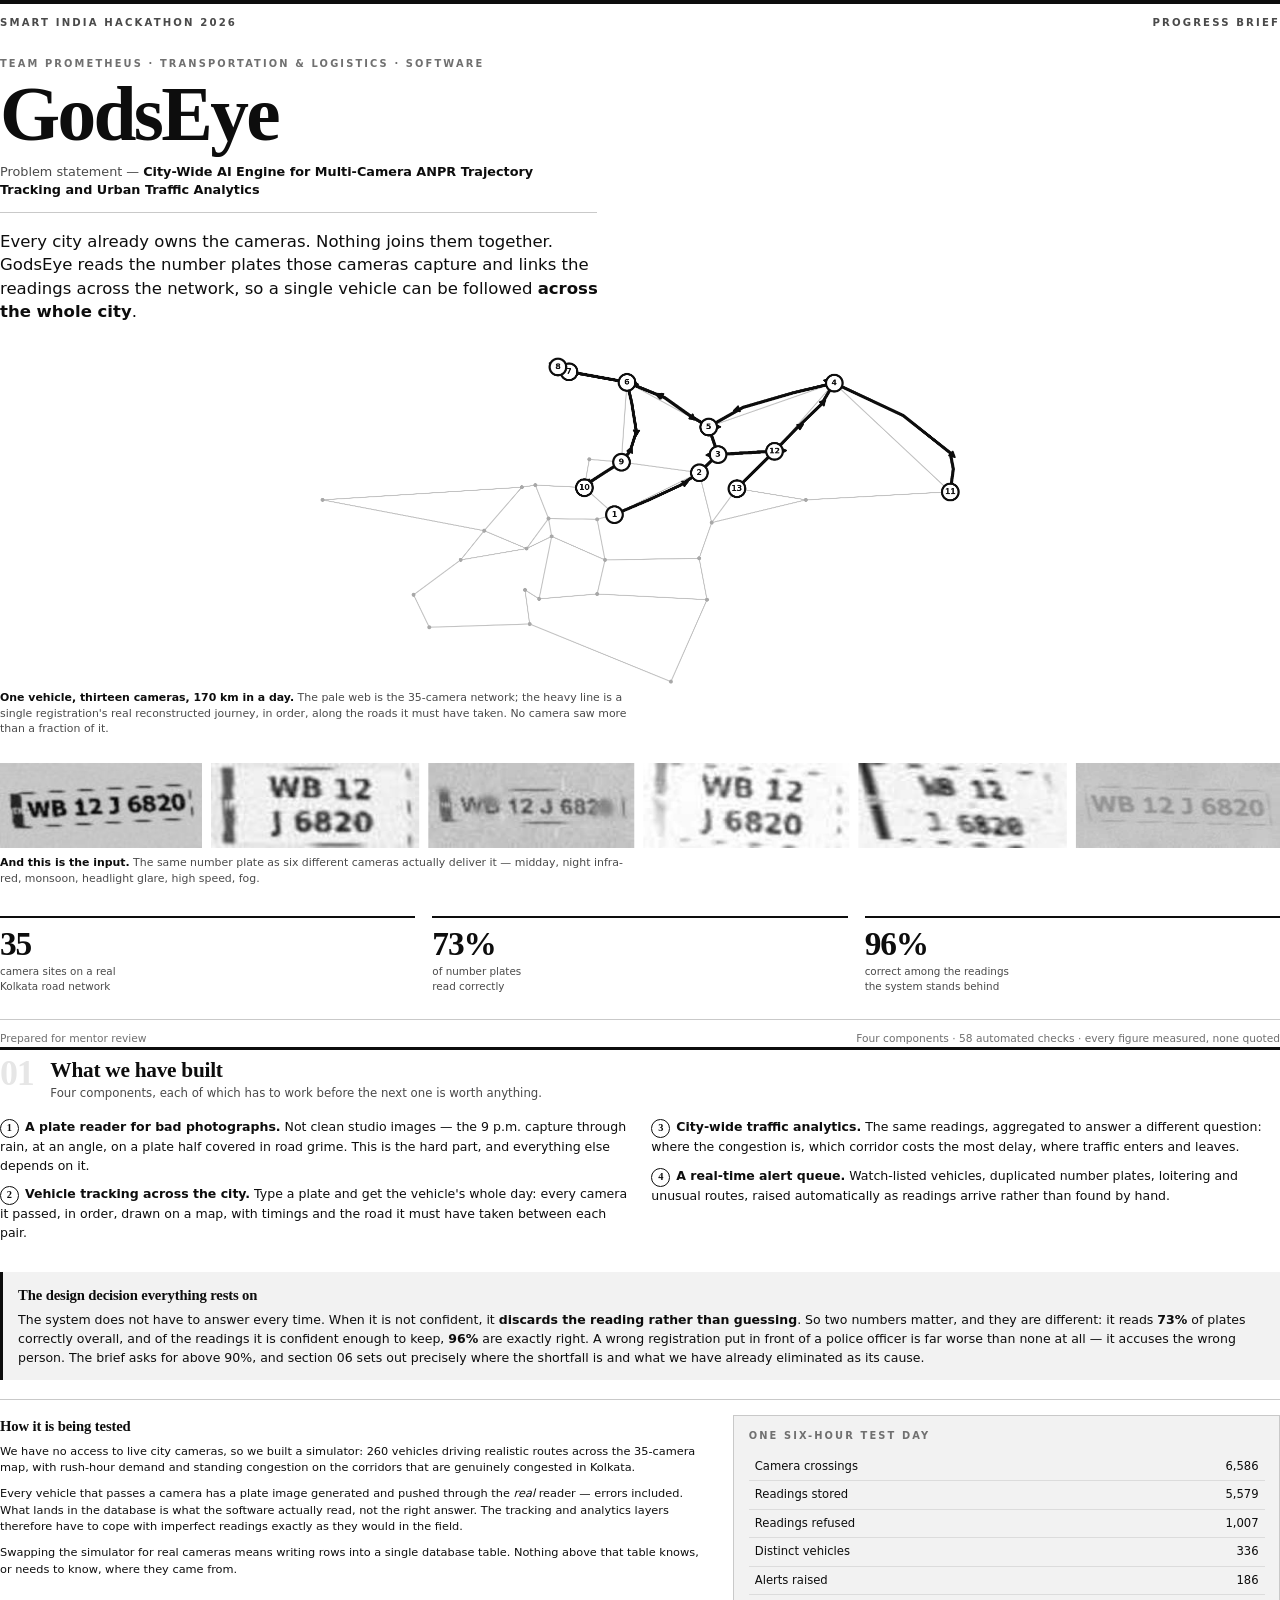
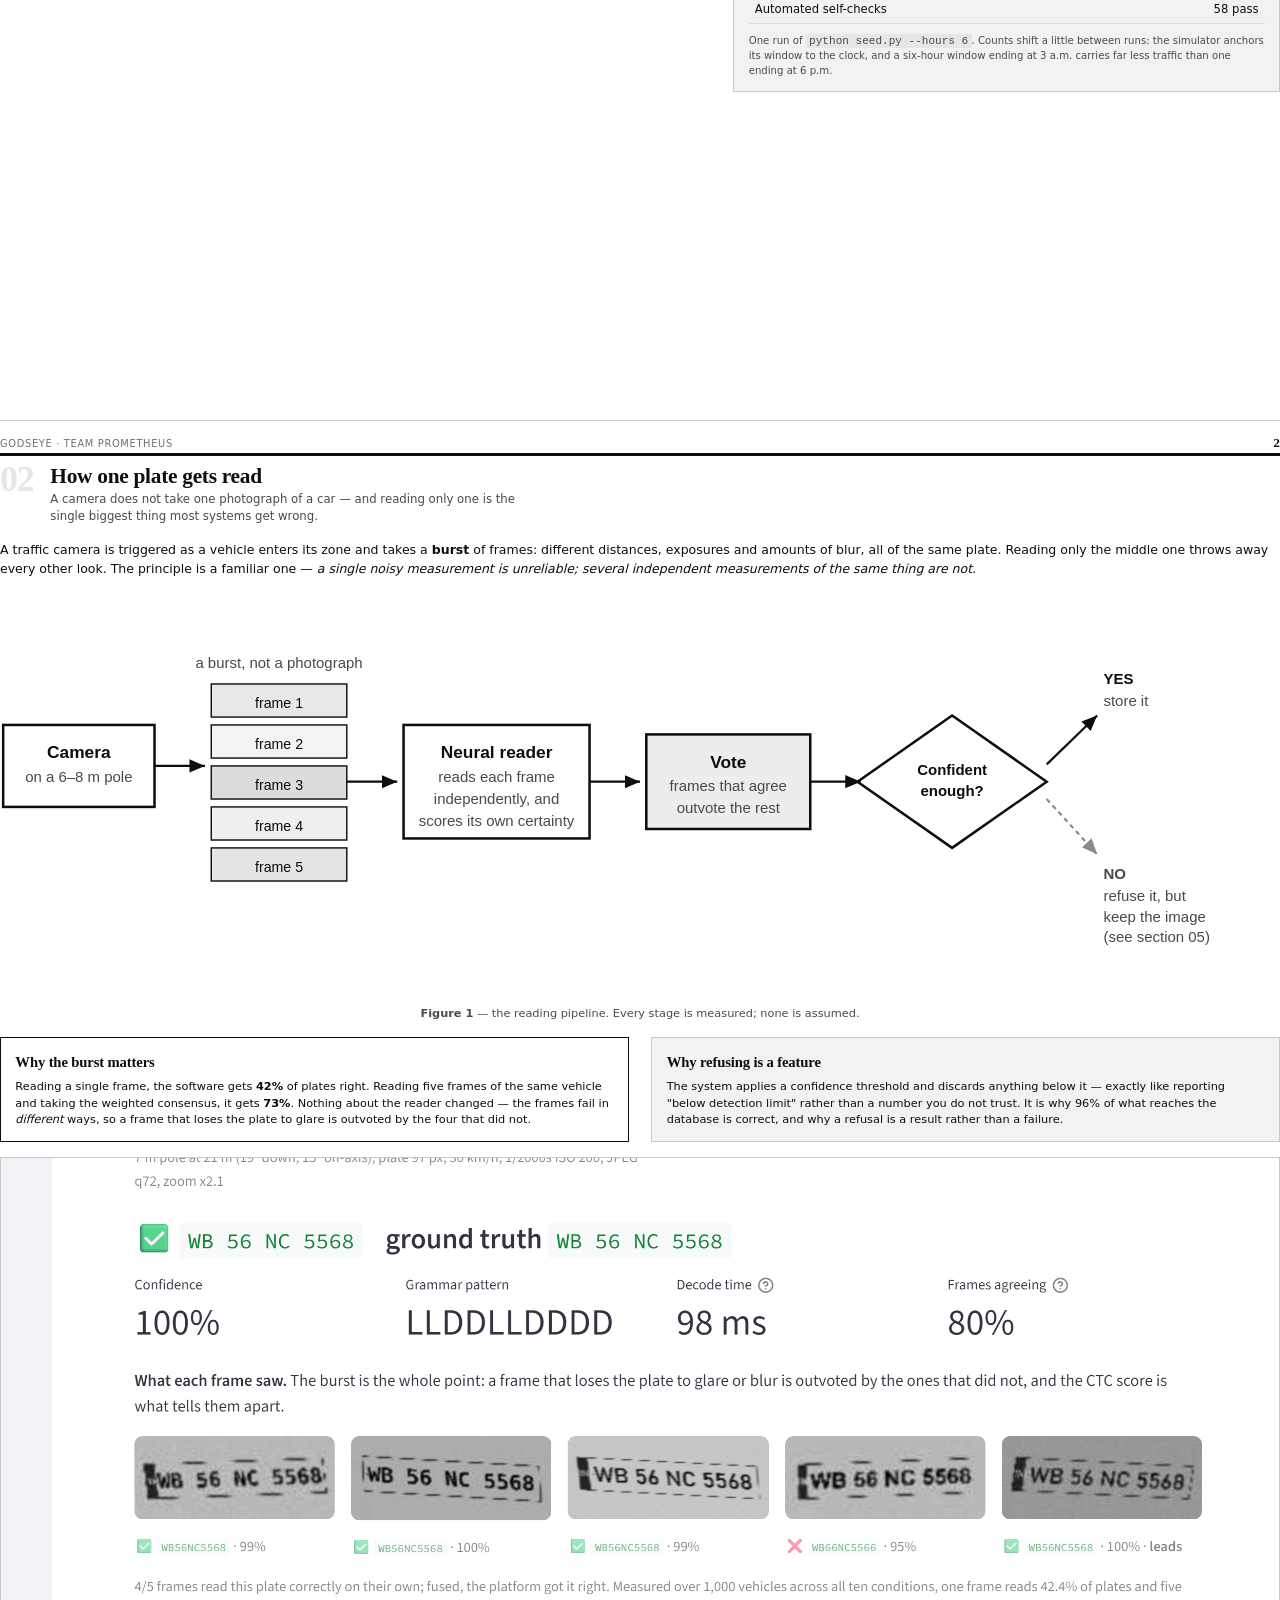
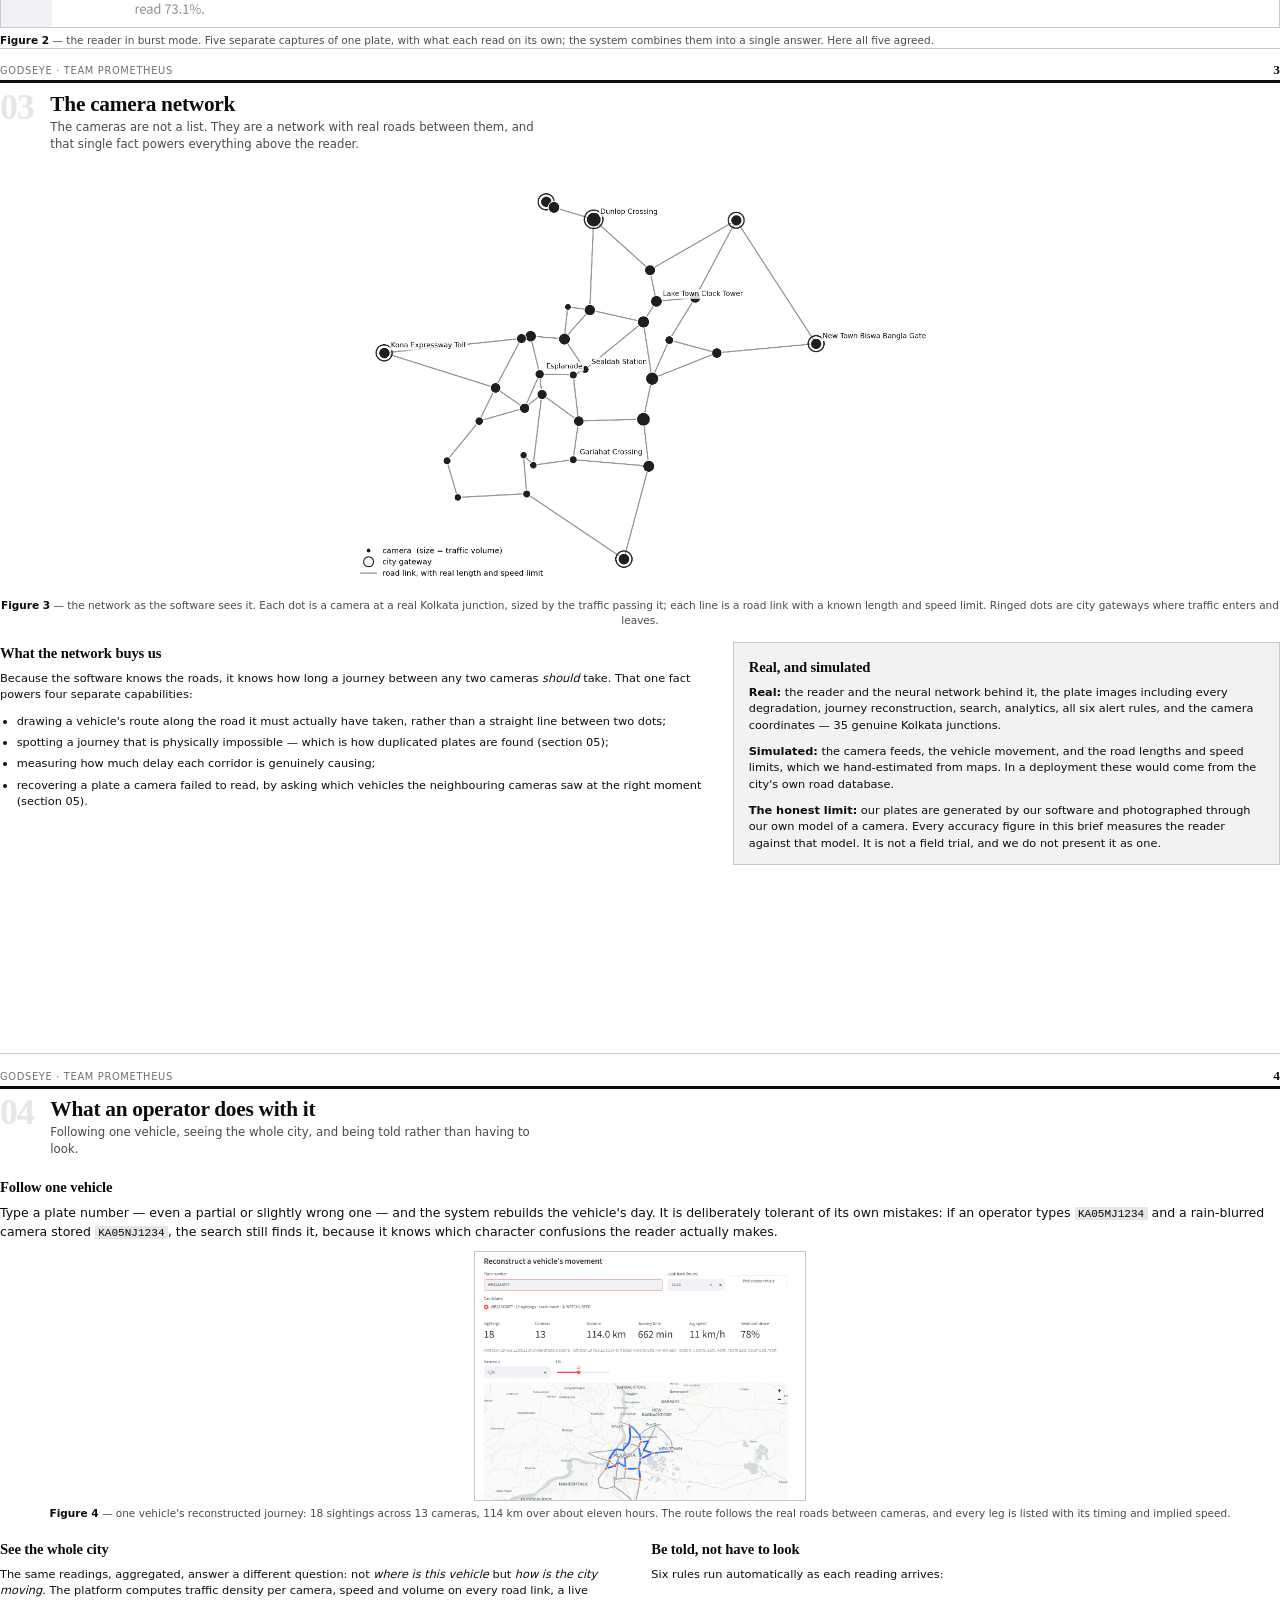
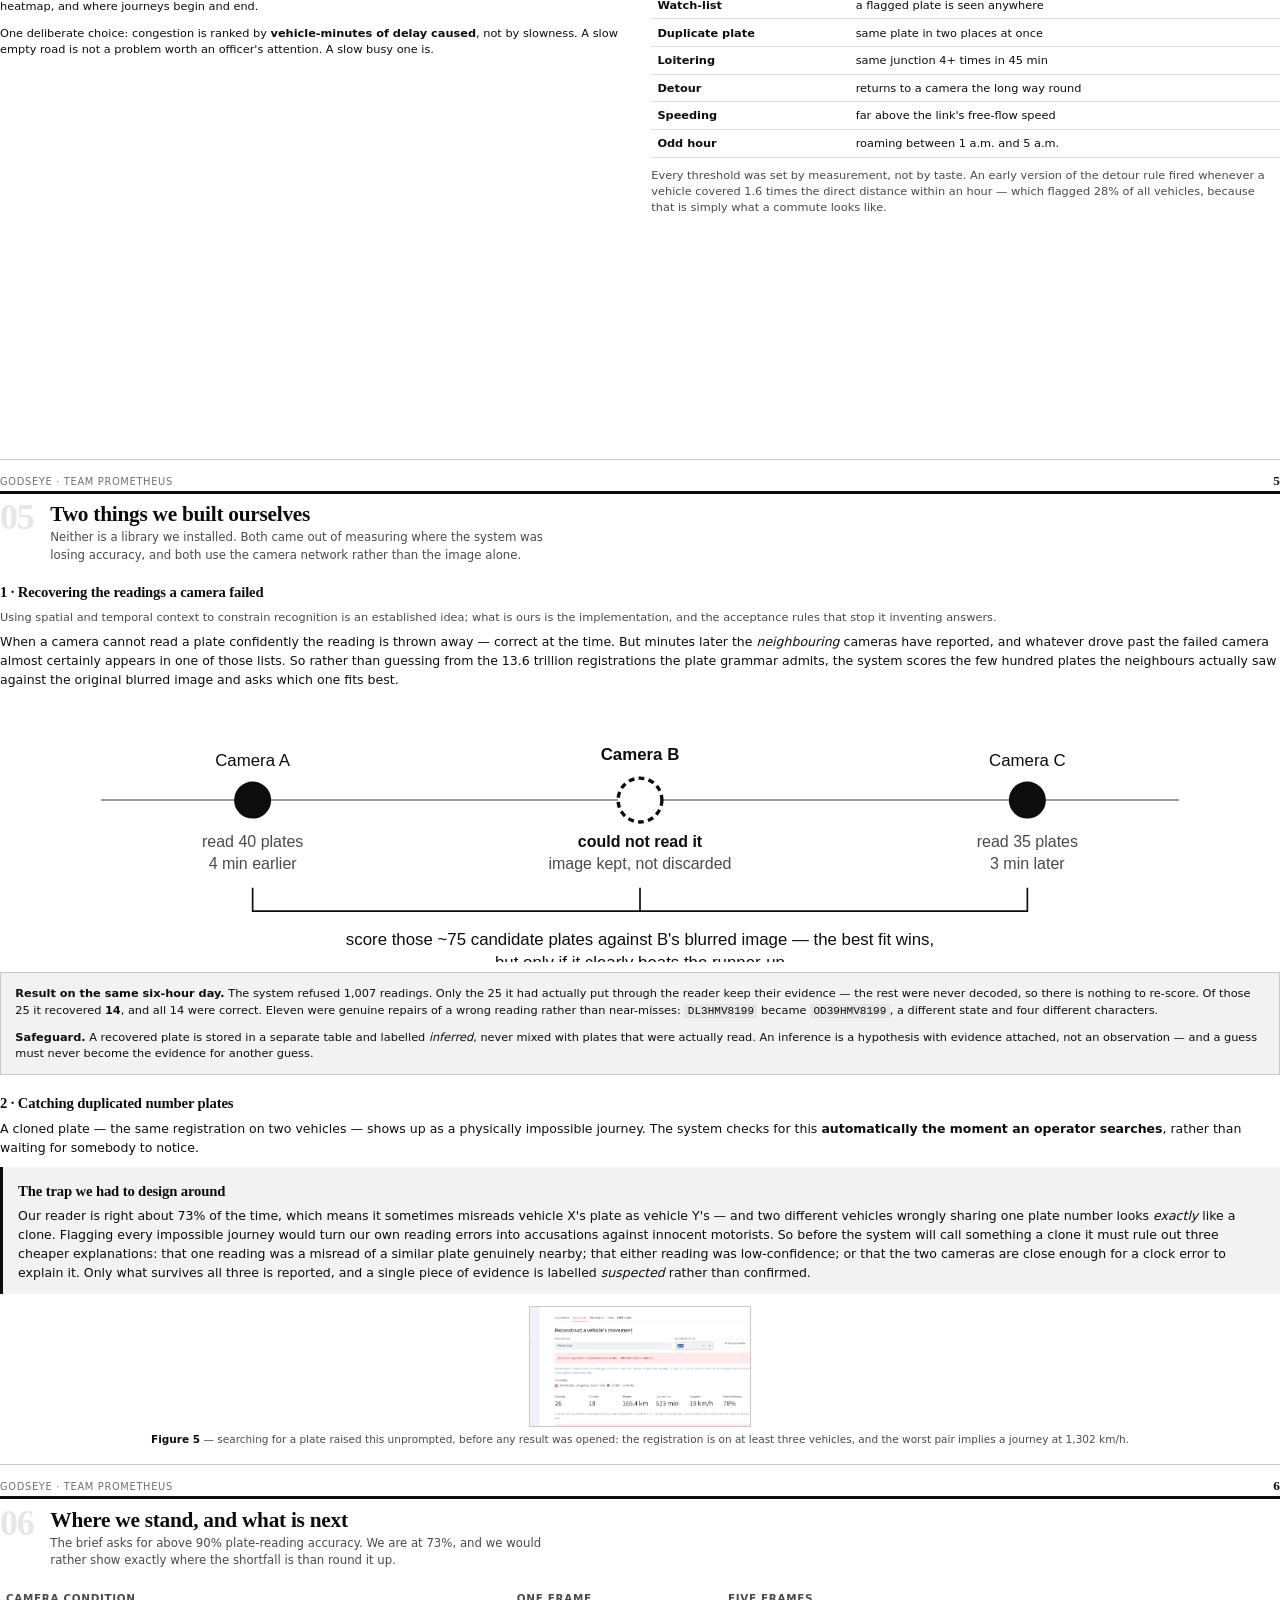
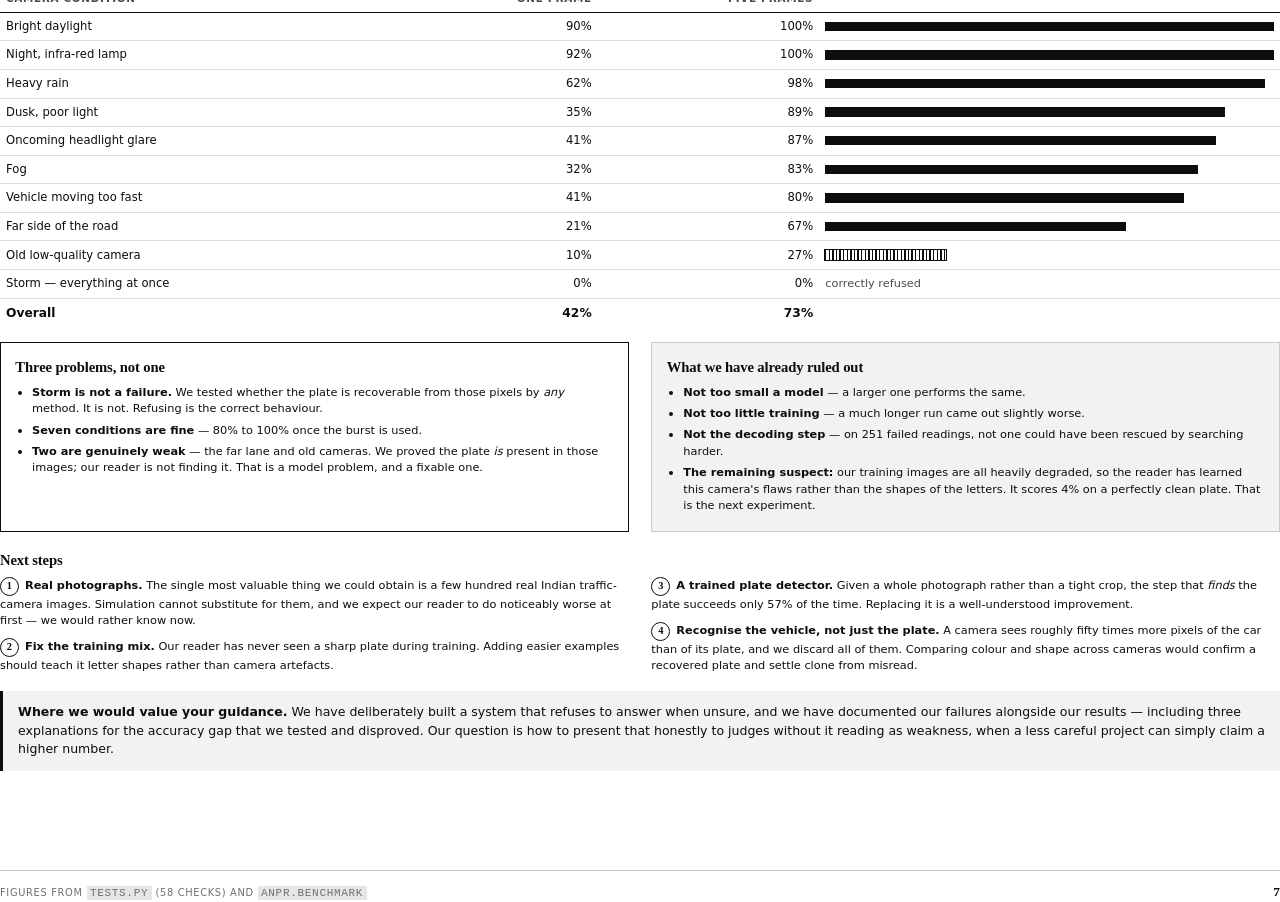
<file: brief/brief.html>
<!doctype html>
<meta charset="utf-8">
<title>GodsEye — Progress Brief</title>
<style>
  @page { size: A4; margin: 14mm 15mm 12mm 15mm; }
  * { box-sizing: border-box; }
  html { -webkit-print-color-adjust: exact; print-color-adjust: exact; }

  :root {
    --ink: #0d0d0d; --mid: #4a4a4a; --soft: #707070;
    --hair: #c9c9c9; --wash: #f2f2f2; --wash2: #e6e6e6;
    --serif: Cambria, Georgia, "Times New Roman", serif;
    --sans: "Segoe UI", Calibri, system-ui, sans-serif;
  }
  body { font-family: var(--sans); font-size: 9.4pt; line-height: 1.5;
         color: var(--ink); margin: 0; }

  .page { min-height: 266mm; display: flex; flex-direction: column;
          page-break-after: always; }
  .page:last-child { page-break-after: auto; }
  .body { flex: 1 1 auto; }
  .pagefoot { margin-top: auto; padding-top: 3mm; border-top: 0.6pt solid var(--hair);
              display: flex; justify-content: space-between; align-items: baseline;
              font-size: 7.4pt; letter-spacing: 0.5pt; color: var(--soft);
              text-transform: uppercase; }
  .pagefoot .no { font-family: var(--serif); font-size: 10pt; letter-spacing: 0;
                  color: var(--ink); font-weight: 700; }

  .shead { display: flex; align-items: flex-start; gap: 4.5mm;
           border-top: 2.4pt solid var(--ink); padding-top: 2.4mm; margin-bottom: 4mm; }
  .shead .sn { font-family: var(--serif); font-size: 27pt; line-height: 0.82;
               color: var(--wash2); font-weight: 700; letter-spacing: -1pt; }
  .shead .st h2 { font-family: var(--serif); font-size: 16pt; margin: 0 0 0.8mm;
                  font-weight: 700; letter-spacing: -0.2pt; line-height: 1.08; }
  .shead .st p { margin: 0; font-size: 8.8pt; color: var(--mid); max-width: 132mm; }

  h3 { font-family: var(--serif); font-size: 11pt; margin: 4.5mm 0 1.5mm;
       font-weight: 700; letter-spacing: -0.1pt; }
  h3:first-child { margin-top: 0; }
  p { margin: 0 0 2.6mm; }
  .small { font-size: 8.5pt; line-height: 1.45; }
  .muted { color: var(--mid); }
  .kicker { font-size: 7.4pt; letter-spacing: 1.6pt; text-transform: uppercase;
            color: var(--soft); margin-bottom: 1.8mm; font-weight: 600; }

  .rule { border: 0; border-top: 0.6pt solid var(--hair); margin: 4mm 0; }
  .box { border: 0.8pt solid var(--ink); padding: 3.4mm 3.8mm; }
  .box.soft { border: 0.6pt solid var(--hair); background: var(--wash); }
  .box.tint { background: var(--wash); border: 0; border-left: 2.6pt solid var(--ink);
              padding: 3.2mm 4mm; }
  .box h3 { margin-top: 0; }

  .c2 { display: grid; grid-template-columns: 1fr 1fr; gap: 6mm; }
  .c3 { display: grid; grid-template-columns: 1fr 1fr 1fr; gap: 4.5mm; }
  .c21 { display: grid; grid-template-columns: 1.3fr 1fr; gap: 6mm; }

  table { width: 100%; border-collapse: collapse; font-size: 8.7pt; }
  th { text-align: left; border-bottom: 1.2pt solid var(--ink); padding: 1.5mm 1.6mm;
       font-weight: 600; font-size: 7.8pt; letter-spacing: 0.5pt;
       text-transform: uppercase; color: var(--mid); }
  td { padding: 1.35mm 1.6mm; border-bottom: 0.4pt solid #dcdcdc; }
  td.n, th.n { text-align: right; font-variant-numeric: tabular-nums; }
  tr.total td { border-top: 1.2pt solid var(--ink); border-bottom: 0;
                font-weight: 700; font-size: 9.2pt; }
  .bar { display: inline-block; height: 7pt; background: var(--ink);
         vertical-align: middle; }
  .bar.hatch { background: repeating-linear-gradient(90deg,var(--ink) 0 1.1pt,#fff 1.1pt 2.7pt);
               outline: 0.5pt solid var(--ink); }

  figure { margin: 0; }
  figure img { width: 100%; height: auto; display: block; border: 0.6pt solid var(--hair); }
  figure.cap { text-align: center; }
  figure.cap img { max-height: 66mm; width: auto; max-width: 100%; margin: 0 auto; }
  figcaption { font-size: 7.9pt; color: var(--mid); margin-top: 1.5mm; line-height: 1.4; }
  figcaption b { color: var(--ink); font-weight: 600; }

  .num { display: inline-block; width: 5mm; height: 5mm; border: 0.9pt solid var(--ink);
         border-radius: 50%; text-align: center; line-height: 4.4mm; font-size: 7.8pt;
         font-weight: 700; margin-right: 1.6mm; font-family: var(--serif); }
  ul { margin: 0 0 2.6mm; padding-left: 4.4mm; }
  li { margin-bottom: 1.3mm; }
  code { font-family: Consolas, monospace; font-size: 8.3pt; background: var(--wash2);
         padding: 0.2mm 0.9mm; }

  .cover { display: flex; flex-direction: column; min-height: 266mm; }
  .cover .top { border-top: 3.6pt solid var(--ink); padding-top: 3mm;
                display: flex; justify-content: space-between; font-size: 7.6pt;
                letter-spacing: 1.6pt; text-transform: uppercase; font-weight: 600;
                color: var(--mid); }
  .cover .idblock { padding-top: 7mm; }
  .cover h1 { font-family: var(--serif); font-size: 58pt; line-height: 0.92;
              margin: 0 0 3.5mm; letter-spacing: -2pt; font-weight: 700; }
  .cover .ps { font-size: 9.6pt; line-height: 1.4; max-width: 158mm;
               color: var(--mid); margin: 0 0 4.5mm; padding-bottom: 3.5mm;
               border-bottom: 0.6pt solid var(--hair); }
  .cover .ps b { color: var(--ink); font-weight: 600; }
  .cover .tag { font-size: 12.4pt; line-height: 1.42; max-width: 162mm; margin: 0; }
  .cover .tag b { font-weight: 600; }

  .cover .hero { margin: 8mm 0 0; }
  .cover .hero img { width: 100%; height: auto; max-height: 88mm;
                    object-fit: contain; display: block; border: 0; }
  .cover .hero figcaption { font-size: 8.2pt; color: var(--mid); line-height: 1.4;
                            margin-top: 1mm; max-width: 168mm; }
  .cover .stripfig { margin: 7mm 0 0; }
  .cover .stripfig img { width: 100%; height: auto; display: block; border: 0; }
  .cover .stripfig figcaption { font-size: 8.2pt; color: var(--mid); line-height: 1.4;
                                margin-top: 2mm; max-width: 168mm; }
  .cover figcaption b { color: var(--ink); font-weight: 600; }

  .cover .stats { margin-top: auto; padding-top: 8mm; }
  .stat { border-top: 1.6pt solid var(--ink); padding-top: 2.2mm; }
  .stat .v { font-family: var(--serif); font-size: 25pt; font-weight: 700;
             line-height: 1; letter-spacing: -0.8pt; }
  .stat .l { font-size: 7.8pt; color: var(--mid); margin-top: 1.2mm; line-height: 1.35; }
  .cover .foot { border-top: 0.6pt solid var(--hair); padding-top: 3mm; margin-top: 7mm;
                 display: flex; justify-content: space-between;
                 font-size: 8pt; color: var(--soft); }
</style>

<!-- ══════════════════ COVER ══════════════════ -->
<section class="cover">
  <div class="top"><span>Smart India Hackathon 2026</span><span>Progress Brief</span></div>

  <div class="idblock">
    <div class="kicker">Team Prometheus · Transportation &amp; Logistics · Software</div>
    <h1>GodsEye</h1>
    <p class="ps">Problem statement — <b>City-Wide AI Engine for Multi-Camera ANPR
    Trajectory Tracking and Urban Traffic Analytics</b></p>
    <p class="tag">Every city already owns the cameras. Nothing joins them together.
    GodsEye reads the number plates those cameras capture and links the readings across
    the network, so a single vehicle can be followed <b>across the whole city</b>.</p>
  </div>

  <figure class="hero">
    <img src="figs/hero.png" alt="one vehicle's journey traced across the camera network">
    <figcaption><b>One vehicle, thirteen cameras, 170 km in a day.</b> The pale web is the
    35-camera network; the heavy line is a single registration's real reconstructed
    journey, in order, along the roads it must have taken. No camera saw more than a
    fraction of it.</figcaption>
  </figure>

  <figure class="stripfig">
    <img src="figs/strip.png" alt="one plate, six camera conditions">
    <figcaption><b>And this is the input.</b> The same number plate as six different
    cameras actually deliver it — midday, night infra-red, monsoon, headlight glare, high
    speed, fog.</figcaption>
  </figure>

  <div class="c3 stats">
    <div class="stat"><div class="v">35</div>
      <div class="l">camera sites on a real<br>Kolkata road network</div></div>
    <div class="stat"><div class="v">73%</div>
      <div class="l">of number plates<br>read correctly</div></div>
    <div class="stat"><div class="v">96%</div>
      <div class="l">correct among the readings<br>the system stands behind</div></div>
  </div>

  <div class="foot">
    <span>Prepared for mentor review</span>
    <span>Four components · 58 automated checks · every figure measured, none quoted</span>
  </div>
</section>

<!-- ══════════════════ 01 ══════════════════ -->
<section class="page">
 <div class="body">
  <div class="shead">
    <div class="sn">01</div>
    <div class="st"><h2>What we have built</h2>
      <p>Four components, each of which has to work before the next one is worth
      anything.</p></div>
  </div>

  <div class="c2" style="margin-bottom:5mm">
    <div>
      <p><span class="num">1</span><strong>A plate reader for bad photographs.</strong>
      Not clean studio images — the 9 p.m. capture through rain, at an angle, on a plate
      half covered in road grime. This is the hard part, and everything else depends on
      it.</p>
      <p><span class="num">2</span><strong>Vehicle tracking across the city.</strong>
      Type a plate and get the vehicle's whole day: every camera it passed, in order,
      drawn on a map, with timings and the road it must have taken between each pair.</p>
    </div>
    <div>
      <p><span class="num">3</span><strong>City-wide traffic analytics.</strong>
      The same readings, aggregated to answer a different question: where the congestion
      is, which corridor costs the most delay, where traffic enters and leaves.</p>
      <p><span class="num">4</span><strong>A real-time alert queue.</strong>
      Watch-listed vehicles, duplicated number plates, loitering and unusual routes,
      raised automatically as readings arrive rather than found by hand.</p>
    </div>
  </div>

  <div class="box tint" style="margin-bottom:5mm">
    <h3>The design decision everything rests on</h3>
    <p style="margin-bottom:0">The system does not have to answer every time. When it is
    not confident, it <strong>discards the reading rather than guessing</strong>. So two
    numbers matter, and they are different: it reads <strong>73%</strong> of plates
    correctly overall, and of the readings it is confident enough to keep,
    <strong>96%</strong> are exactly right. A wrong registration put in front of a police
    officer is far worse than none at all — it accuses the wrong person. The brief asks
    for above 90%, and section 06 sets out precisely where the shortfall is and what we
    have already eliminated as its cause.</p>
  </div>

  <hr class="rule">

  <div class="c21">
    <div>
      <h3>How it is being tested</h3>
      <p class="small">We have no access to live city cameras, so we built a simulator:
      260 vehicles driving realistic routes across the 35-camera map, with rush-hour
      demand and standing congestion on the corridors that are genuinely congested in
      Kolkata.</p>
      <p class="small">Every vehicle that passes a camera has a plate image generated and
      pushed through the <em>real</em> reader — errors included. What lands in the
      database is what the software actually read, not the right answer. The tracking and
      analytics layers therefore have to cope with imperfect readings exactly as they
      would in the field.</p>
      <p class="small" style="margin-bottom:0">Swapping the simulator for real cameras
      means writing rows into a single database table. Nothing above that table knows, or
      needs to know, where they came from.</p>
    </div>
    <div class="box soft">
      <div class="kicker" style="margin-bottom:2.4mm">One six-hour test day</div>
      <table>
        <tr><td>Camera crossings</td><td class="n">6,586</td></tr>
        <tr><td>Readings stored</td><td class="n">5,579</td></tr>
        <tr><td>Readings refused</td><td class="n">1,007</td></tr>
        <tr><td>Distinct vehicles</td><td class="n">336</td></tr>
        <tr><td>Alerts raised</td><td class="n">186</td></tr>
        <tr><td>Automated self-checks</td><td class="n">58 pass</td></tr>
      </table>
      <p class="small muted" style="margin:2.4mm 0 0;font-size:7.6pt">One run of
      <code>python seed.py --hours 6</code>. Counts shift a little between runs: the
      simulator anchors its window to the clock, and a six-hour window ending at 3 a.m.
      carries far less traffic than one ending at 6 p.m.</p>
    </div>
  </div>
 </div>
 <div class="pagefoot"><span>GodsEye · Team Prometheus</span><span class="no">2</span></div>
</section>

<!-- ══════════════════ 02 ══════════════════ -->
<section class="page">
 <div class="body">
  <div class="shead">
    <div class="sn">02</div>
    <div class="st"><h2>How one plate gets read</h2>
      <p>A camera does not take one photograph of a car — and reading only one is the
      single biggest thing most systems get wrong.</p></div>
  </div>

  <p>A traffic camera is triggered as a vehicle enters its zone and takes a
  <strong>burst</strong> of frames: different distances, exposures and amounts of blur,
  all of the same plate. Reading only the middle one throws away every other look. The
  principle is a familiar one — <em>a single noisy measurement is unreliable; several
  independent measurements of the same thing are not.</em></p>

  <svg viewBox="0 0 812 250" style="width:100%;height:auto;margin:3.5mm 0 1mm">
    <defs>
      <marker id="ar" markerWidth="9" markerHeight="9" refX="7" refY="3"
              orient="auto"><path d="M0,0 L7,3 L0,6 z" fill="#0d0d0d"/></marker>
      <marker id="arw" markerWidth="9" markerHeight="9" refX="7" refY="3"
              orient="auto"><path d="M0,0 L7,3 L0,6 z" fill="#8a8a8a"/></marker>
    </defs>
    <g font-family="Segoe UI, sans-serif" font-size="11" fill="#0d0d0d">
      <rect x="2" y="78" width="96" height="52" fill="none" stroke="#0d0d0d" stroke-width="1.6"/>
      <text x="50" y="99" text-anchor="middle" font-weight="700">Camera</text>
      <text x="50" y="114" text-anchor="middle" font-size="9.5" fill="#4a4a4a">on a 6–8 m pole</text>
      <line x1="98" y1="104" x2="130" y2="104" stroke="#0d0d0d" stroke-width="1.4" marker-end="url(#ar)"/>

      <rect x="134" y="52" width="86" height="21" fill="#e8e8e8" stroke="#0d0d0d" stroke-width="0.9"/>
      <rect x="134" y="78" width="86" height="21" fill="#f4f4f4" stroke="#0d0d0d" stroke-width="0.9"/>
      <rect x="134" y="104" width="86" height="21" fill="#dcdcdc" stroke="#0d0d0d" stroke-width="0.9"/>
      <rect x="134" y="130" width="86" height="21" fill="#efefef" stroke="#0d0d0d" stroke-width="0.9"/>
      <rect x="134" y="156" width="86" height="21" fill="#e4e4e4" stroke="#0d0d0d" stroke-width="0.9"/>
      <text x="177" y="67" text-anchor="middle" font-size="9">frame 1</text>
      <text x="177" y="93" text-anchor="middle" font-size="9">frame 2</text>
      <text x="177" y="119" text-anchor="middle" font-size="9">frame 3</text>
      <text x="177" y="145" text-anchor="middle" font-size="9">frame 4</text>
      <text x="177" y="171" text-anchor="middle" font-size="9">frame 5</text>
      <text x="177" y="42" text-anchor="middle" font-size="9.5" fill="#4a4a4a">a burst, not a photograph</text>
      <line x1="220" y1="114" x2="252" y2="114" stroke="#0d0d0d" stroke-width="1.4" marker-end="url(#ar)"/>

      <rect x="256" y="78" width="118" height="72" fill="none" stroke="#0d0d0d" stroke-width="1.6"/>
      <text x="315" y="99" text-anchor="middle" font-weight="700">Neural reader</text>
      <text x="315" y="114" text-anchor="middle" font-size="9.5" fill="#4a4a4a">reads each frame</text>
      <text x="315" y="128" text-anchor="middle" font-size="9.5" fill="#4a4a4a">independently, and</text>
      <text x="315" y="142" text-anchor="middle" font-size="9.5" fill="#4a4a4a">scores its own certainty</text>
      <line x1="374" y1="114" x2="406" y2="114" stroke="#0d0d0d" stroke-width="1.4" marker-end="url(#ar)"/>

      <rect x="410" y="84" width="104" height="60" fill="#ededed" stroke="#0d0d0d" stroke-width="1.6"/>
      <text x="462" y="105" text-anchor="middle" font-weight="700">Vote</text>
      <text x="462" y="120" text-anchor="middle" font-size="9.5" fill="#4a4a4a">frames that agree</text>
      <text x="462" y="134" text-anchor="middle" font-size="9.5" fill="#4a4a4a">outvote the rest</text>
      <line x1="514" y1="114" x2="546" y2="114" stroke="#0d0d0d" stroke-width="1.4" marker-end="url(#ar)"/>

      <path d="M604,72 L664,114 L604,156 L544,114 z" fill="none" stroke="#0d0d0d" stroke-width="1.6"/>
      <text x="604" y="110" text-anchor="middle" font-size="9.5" font-weight="700">Confident</text>
      <text x="604" y="123" text-anchor="middle" font-size="9.5" font-weight="700">enough?</text>

      <line x1="664" y1="103" x2="696" y2="72" stroke="#0d0d0d" stroke-width="1.4" marker-end="url(#ar)"/>
      <text x="700" y="52" font-size="9.5" font-weight="700">YES</text>
      <text x="700" y="66" font-size="9.5" fill="#4a4a4a">store it</text>
      <line x1="664" y1="125" x2="696" y2="160" stroke="#8a8a8a" stroke-width="1.4"
            stroke-dasharray="3 2.5" marker-end="url(#arw)"/>
      <text x="700" y="176" font-size="9.5" font-weight="700" fill="#4a4a4a">NO</text>
      <text x="700" y="190" font-size="9.5" fill="#4a4a4a">refuse it, but</text>
      <text x="700" y="203" font-size="9.5" fill="#4a4a4a">keep the image</text>
      <text x="700" y="216" font-size="9.5" fill="#4a4a4a">(see section 05)</text>
    </g>
  </svg>
  <p class="small muted" style="text-align:center;margin:0 0 4mm">
    <b>Figure 1</b> — the reading pipeline. Every stage is measured; none is assumed.</p>

  <div class="c2" style="margin-bottom:4mm">
    <div class="box">
      <h3>Why the burst matters</h3>
      <p class="small" style="margin-bottom:0">Reading a single frame, the software gets
      <strong>42%</strong> of plates right. Reading five frames of the same vehicle and
      taking the weighted consensus, it gets <strong>73%</strong>. Nothing about the
      reader changed — the frames fail in <em>different</em> ways, so a frame that loses
      the plate to glare is outvoted by the four that did not.</p>
    </div>
    <div class="box soft">
      <h3>Why refusing is a feature</h3>
      <p class="small" style="margin-bottom:0">The system applies a confidence threshold
      and discards anything below it — exactly like reporting "below detection limit"
      rather than a number you do not trust. It is why 96% of what reaches the database is
      correct, and why a refusal is a result rather than a failure.</p>
    </div>
  </div>

  <figure>
    <img src="figs/burst_read.png" alt="burst read">
    <figcaption><b>Figure 2</b> — the reader in burst mode. Five separate captures of one
    plate, with what each read on its own; the system combines them into a single answer.
    Here all five agreed.</figcaption>
  </figure>
 </div>
 <div class="pagefoot"><span>GodsEye · Team Prometheus</span><span class="no">3</span></div>
</section>

<!-- ══════════════════ 03 ══════════════════ -->
<section class="page">
 <div class="body">
  <div class="shead">
    <div class="sn">03</div>
    <div class="st"><h2>The camera network</h2>
      <p>The cameras are not a list. They are a network with real roads between them, and
      that single fact powers everything above the reader.</p></div>
  </div>

  <figure class="cap" style="margin-bottom:4mm">
    <img src="figs/network.png" alt="camera network graph" style="border:0;max-height:112mm;width:auto;max-width:100%;margin:0 auto">
    <figcaption><b>Figure 3</b> — the network as the software sees it. Each dot is a
    camera at a real Kolkata junction, sized by the traffic passing it; each line is a
    road link with a known length and speed limit. Ringed dots are city gateways where
    traffic enters and leaves.</figcaption>
  </figure>

  <div class="c21">
    <div>
      <h3>What the network buys us</h3>
      <p class="small">Because the software knows the roads, it knows how long a journey
      between any two cameras <em>should</em> take. That one fact powers four separate
      capabilities:</p>
      <ul class="small" style="margin-bottom:0">
        <li>drawing a vehicle's route along the road it must actually have taken, rather
        than a straight line between two dots;</li>
        <li>spotting a journey that is physically impossible — which is how duplicated
        plates are found (section 05);</li>
        <li>measuring how much delay each corridor is genuinely causing;</li>
        <li>recovering a plate a camera failed to read, by asking which vehicles the
        neighbouring cameras saw at the right moment (section 05).</li>
      </ul>
    </div>
    <div class="box soft">
      <h3>Real, and simulated</h3>
      <p class="small"><strong>Real:</strong> the reader and the neural network behind it,
      the plate images including every degradation, journey reconstruction, search,
      analytics, all six alert rules, and the camera coordinates — 35 genuine Kolkata
      junctions.</p>
      <p class="small"><strong>Simulated:</strong> the camera feeds, the vehicle movement,
      and the road lengths and speed limits, which we hand-estimated from maps. In a
      deployment these would come from the city's own road database.</p>
      <p class="small" style="margin-bottom:0"><strong>The honest limit:</strong> our
      plates are generated by our software and photographed through our own model of a
      camera. Every accuracy figure in this brief measures the reader against that model.
      It is not a field trial, and we do not present it as one.</p>
    </div>
  </div>
 </div>
 <div class="pagefoot"><span>GodsEye · Team Prometheus</span><span class="no">4</span></div>
</section>

<!-- ══════════════════ 04 ══════════════════ -->
<section class="page">
 <div class="body">
  <div class="shead">
    <div class="sn">04</div>
    <div class="st"><h2>What an operator does with it</h2>
      <p>Following one vehicle, seeing the whole city, and being told rather than having
      to look.</p></div>
  </div>

  <h3>Follow one vehicle</h3>
  <p>Type a plate number — even a partial or slightly wrong one — and the system rebuilds
  the vehicle's day. It is deliberately tolerant of its own mistakes: if an operator types
  <code>KA05MJ1234</code> and a rain-blurred camera stored <code>KA05NJ1234</code>, the
  search still finds it, because it knows which character confusions the reader actually
  makes.</p>

  <figure class="cap" style="margin-bottom:4.5mm">
    <img src="figs/trajectory.png" alt="trajectory">
    <figcaption><b>Figure 4</b> — one vehicle's reconstructed journey: 18 sightings across
    13 cameras, 114 km over about eleven hours. The route follows the real roads between
    cameras, and every leg is listed with its timing and implied speed.</figcaption>
  </figure>

  <div class="c2">
    <div>
      <h3>See the whole city</h3>
      <p class="small">The same readings, aggregated, answer a different question: not
      <em>where is this vehicle</em> but <em>how is the city moving</em>. The platform
      computes traffic density per camera, speed and volume on every road link, a live
      heatmap, and where journeys begin and end.</p>
      <p class="small" style="margin-bottom:0">One deliberate choice: congestion is ranked
      by <strong>vehicle-minutes of delay caused</strong>, not by slowness. A slow empty
      road is not a problem worth an officer's attention. A slow busy one is.</p>
    </div>
    <div>
      <h3>Be told, not have to look</h3>
      <p class="small">Six rules run automatically as each reading arrives:</p>
      <table class="small">
        <tr><td><strong>Watch-list</strong></td><td>a flagged plate is seen anywhere</td></tr>
        <tr><td><strong>Duplicate plate</strong></td><td>same plate in two places at once</td></tr>
        <tr><td><strong>Loitering</strong></td><td>same junction 4+ times in 45 min</td></tr>
        <tr><td><strong>Detour</strong></td><td>returns to a camera the long way round</td></tr>
        <tr><td><strong>Speeding</strong></td><td>far above the link's free-flow speed</td></tr>
        <tr><td><strong>Odd hour</strong></td><td>roaming between 1 a.m. and 5 a.m.</td></tr>
      </table>
      <p class="small muted" style="margin-top:2.4mm;margin-bottom:0">Every threshold was
      set by measurement, not by taste. An early version of the detour rule fired whenever
      a vehicle covered 1.6 times the direct distance within an hour — which flagged 28%
      of all vehicles, because that is simply what a commute looks like.</p>
    </div>
  </div>
 </div>
 <div class="pagefoot"><span>GodsEye · Team Prometheus</span><span class="no">5</span></div>
</section>

<!-- ══════════════════ 05 ══════════════════ -->
<section class="page">
 <div class="body">
  <div class="shead">
    <div class="sn">05</div>
    <div class="st"><h2>Two things we built ourselves</h2>
      <p>Neither is a library we installed. Both came out of measuring where the system was
      losing accuracy, and both use the camera network rather than the image alone.</p></div>
  </div>

  <h3>1 · Recovering the readings a camera failed</h3>
  <p class="small muted" style="margin-bottom:2mm">Using spatial and temporal context to
  constrain recognition is an established idea; what is ours is the implementation, and
  the acceptance rules that stop it inventing answers.</p>
  <p>When a camera cannot read a plate confidently the reading is thrown away — correct at
  the time. But minutes later the <em>neighbouring</em> cameras have reported, and whatever
  drove past the failed camera almost certainly appears in one of those lists. So rather
  than guessing from the 13.6 trillion registrations the plate grammar admits, the system
  scores the few hundred plates the neighbours actually saw against the original blurred
  image and asks which one fits best.</p>

  <svg viewBox="0 0 760 156" style="width:100%;height:auto;margin:0 0 1mm">
    <g font-family="Segoe UI, sans-serif" font-size="10.5" fill="#0d0d0d">
      <line x1="60" y1="60" x2="700" y2="60" stroke="#9a9a9a" stroke-width="1.2"/>
      <circle cx="150" cy="60" r="11" fill="#0d0d0d"/>
      <text x="150" y="40" text-anchor="middle" font-size="10">Camera A</text>
      <text x="150" y="88" text-anchor="middle" font-size="9.5" fill="#4a4a4a">read 40 plates</text>
      <text x="150" y="101" text-anchor="middle" font-size="9.5" fill="#4a4a4a">4 min earlier</text>
      <circle cx="380" cy="60" r="13" fill="#fff" stroke="#0d0d0d" stroke-width="2"
              stroke-dasharray="3.5 2.5"/>
      <text x="380" y="36" text-anchor="middle" font-size="10" font-weight="700">Camera B</text>
      <text x="380" y="88" text-anchor="middle" font-size="9.5" font-weight="700">could not read it</text>
      <text x="380" y="101" text-anchor="middle" font-size="9.5" fill="#4a4a4a">image kept, not discarded</text>
      <circle cx="610" cy="60" r="11" fill="#0d0d0d"/>
      <text x="610" y="40" text-anchor="middle" font-size="10">Camera C</text>
      <text x="610" y="88" text-anchor="middle" font-size="9.5" fill="#4a4a4a">read 35 plates</text>
      <text x="610" y="101" text-anchor="middle" font-size="9.5" fill="#4a4a4a">3 min later</text>
      <path d="M150,112 L150,126 L380,126 L380,112" fill="none" stroke="#0d0d0d" stroke-width="1"/>
      <path d="M610,112 L610,126 L380,126" fill="none" stroke="#0d0d0d" stroke-width="1"/>
      <text x="380" y="146" text-anchor="middle" font-size="10">score those ~75 candidate plates against B's blurred image — the best fit wins,</text>
      <text x="380" y="160" text-anchor="middle" font-size="10">but only if it clearly beats the runner-up</text>
    </g>
  </svg>

  <div class="box soft" style="margin-bottom:4.5mm">
    <p class="small"><strong>Result on the same six-hour day.</strong> The system refused
    1,007 readings. Only the 25 it had actually put through the reader keep their evidence
    — the rest were never decoded, so there is nothing to re-score. Of those 25 it
    recovered <strong>14</strong>, and all 14 were correct. Eleven were genuine repairs of
    a wrong reading rather than near-misses: <code>DL3HMV8199</code> became
    <code>OD39HMV8199</code>, a different state and four different characters.</p>
    <p class="small" style="margin-bottom:0"><strong>Safeguard.</strong> A recovered plate
    is stored in a separate table and labelled <em>inferred</em>, never mixed with plates
    that were actually read. An inference is a hypothesis with evidence attached, not an
    observation — and a guess must never become the evidence for another guess.</p>
  </div>

  <h3>2 · Catching duplicated number plates</h3>
  <p>A cloned plate — the same registration on two vehicles — shows up as a physically
  impossible journey. The system checks for this <strong>automatically the moment an
  operator searches</strong>, rather than waiting for somebody to notice.</p>

  <div class="box tint" style="margin-bottom:3mm">
    <h3>The trap we had to design around</h3>
    <p style="margin-bottom:0">Our reader is right about 73% of the time, which means it
    sometimes misreads vehicle X's plate as vehicle Y's — and two different vehicles
    wrongly sharing one plate number looks <em>exactly</em> like a clone. Flagging every
    impossible journey would turn our own reading errors into accusations against innocent
    motorists. So before the system will call something a clone it must rule out three
    cheaper explanations: that one reading was a misread of a similar plate genuinely
    nearby; that either reading was low-confidence; or that the two cameras are close
    enough for a clock error to explain it. Only what survives all three is reported, and a
    single piece of evidence is labelled <em>suspected</em> rather than confirmed.</p>
  </div>

  <figure class="cap">
    <img src="figs/clone_search.png" alt="clone detection" style="max-height:32mm">
    <figcaption><b>Figure 5</b> — searching for a plate raised this unprompted, before any
    result was opened: the registration is on at least three vehicles, and the worst pair
    implies a journey at 1,302 km/h.</figcaption>
  </figure>
 </div>
 <div class="pagefoot"><span>GodsEye · Team Prometheus</span><span class="no">6</span></div>
</section>

<!-- ══════════════════ 06 ══════════════════ -->
<section class="page">
 <div class="body">
  <div class="shead">
    <div class="sn">06</div>
    <div class="st"><h2>Where we stand, and what is next</h2>
      <p>The brief asks for above 90% plate-reading accuracy. We are at 73%, and we would
      rather show exactly where the shortfall is than round it up.</p></div>
  </div>

  <table style="margin-bottom:4mm">
    <tr><th>Camera condition</th><th class="n">One frame</th><th class="n">Five frames</th><th style="width:36%">&nbsp;</th></tr>
    <tr><td>Bright daylight</td><td class="n">90%</td><td class="n">100%</td><td><span class="bar" style="width:100%"></span></td></tr>
    <tr><td>Night, infra-red lamp</td><td class="n">92%</td><td class="n">100%</td><td><span class="bar" style="width:100%"></span></td></tr>
    <tr><td>Heavy rain</td><td class="n">62%</td><td class="n">98%</td><td><span class="bar" style="width:98%"></span></td></tr>
    <tr><td>Dusk, poor light</td><td class="n">35%</td><td class="n">89%</td><td><span class="bar" style="width:89%"></span></td></tr>
    <tr><td>Oncoming headlight glare</td><td class="n">41%</td><td class="n">87%</td><td><span class="bar" style="width:87%"></span></td></tr>
    <tr><td>Fog</td><td class="n">32%</td><td class="n">83%</td><td><span class="bar" style="width:83%"></span></td></tr>
    <tr><td>Vehicle moving too fast</td><td class="n">41%</td><td class="n">80%</td><td><span class="bar" style="width:80%"></span></td></tr>
    <tr><td>Far side of the road</td><td class="n">21%</td><td class="n">67%</td><td><span class="bar" style="width:67%"></span></td></tr>
    <tr><td>Old low-quality camera</td><td class="n">10%</td><td class="n">27%</td><td><span class="bar hatch" style="width:27%"></span></td></tr>
    <tr><td>Storm — everything at once</td><td class="n">0%</td><td class="n">0%</td><td><span class="small muted">correctly refused</span></td></tr>
    <tr class="total"><td>Overall</td><td class="n">42%</td><td class="n">73%</td><td>&nbsp;</td></tr>
  </table>

  <div class="c2" style="margin-bottom:4.5mm">
    <div class="box">
      <h3>Three problems, not one</h3>
      <ul class="small" style="margin-bottom:0">
        <li><strong>Storm is not a failure.</strong> We tested whether the plate is
        recoverable from those pixels by <em>any</em> method. It is not. Refusing is the
        correct behaviour.</li>
        <li><strong>Seven conditions are fine</strong> — 80% to 100% once the burst is
        used.</li>
        <li><strong>Two are genuinely weak</strong> — the far lane and old cameras. We
        proved the plate <em>is</em> present in those images; our reader is not finding it.
        That is a model problem, and a fixable one.</li>
      </ul>
    </div>
    <div class="box soft">
      <h3>What we have already ruled out</h3>
      <ul class="small" style="margin-bottom:0">
        <li><strong>Not too small a model</strong> — a larger one performs the same.</li>
        <li><strong>Not too little training</strong> — a much longer run came out slightly
        worse.</li>
        <li><strong>Not the decoding step</strong> — on 251 failed readings, not one could
        have been rescued by searching harder.</li>
        <li><strong>The remaining suspect:</strong> our training images are all heavily
        degraded, so the reader has learned this camera's flaws rather than the shapes of
        the letters. It scores 4% on a perfectly clean plate. That is the next
        experiment.</li>
      </ul>
    </div>
  </div>

  <h3>Next steps</h3>
  <div class="c2">
    <div>
      <p class="small"><span class="num">1</span><strong>Real photographs.</strong> The
      single most valuable thing we could obtain is a few hundred real Indian
      traffic-camera images. Simulation cannot substitute for them, and we expect our
      reader to do noticeably worse at first — we would rather know now.</p>
      <p class="small" style="margin-bottom:0"><span class="num">2</span><strong>Fix the
      training mix.</strong> Our reader has never seen a sharp plate during training.
      Adding easier examples should teach it letter shapes rather than camera artefacts.</p>
    </div>
    <div>
      <p class="small"><span class="num">3</span><strong>A trained plate detector.</strong>
      Given a whole photograph rather than a tight crop, the step that <em>finds</em> the
      plate succeeds only 57% of the time. Replacing it is a well-understood
      improvement.</p>
      <p class="small" style="margin-bottom:0"><span class="num">4</span><strong>Recognise
      the vehicle, not just the plate.</strong> A camera sees roughly fifty times more
      pixels of the car than of its plate, and we discard all of them. Comparing colour and
      shape across cameras would confirm a recovered plate and settle clone from
      misread.</p>
    </div>
  </div>

  <div class="box tint" style="margin-top:4.5mm">
    <p style="margin-bottom:0"><strong>Where we would value your guidance.</strong> We have
    deliberately built a system that refuses to answer when unsure, and we have documented
    our failures alongside our results — including three explanations for the accuracy gap
    that we tested and disproved. Our question is how to present that honestly to judges
    without it reading as weakness, when a less careful project can simply claim a higher
    number.</p>
  </div>
 </div>
 <div class="pagefoot"><span>Figures from <code>tests.py</code> (58 checks) and <code>anpr.benchmark</code></span><span class="no">7</span></div>
</section>
</file>
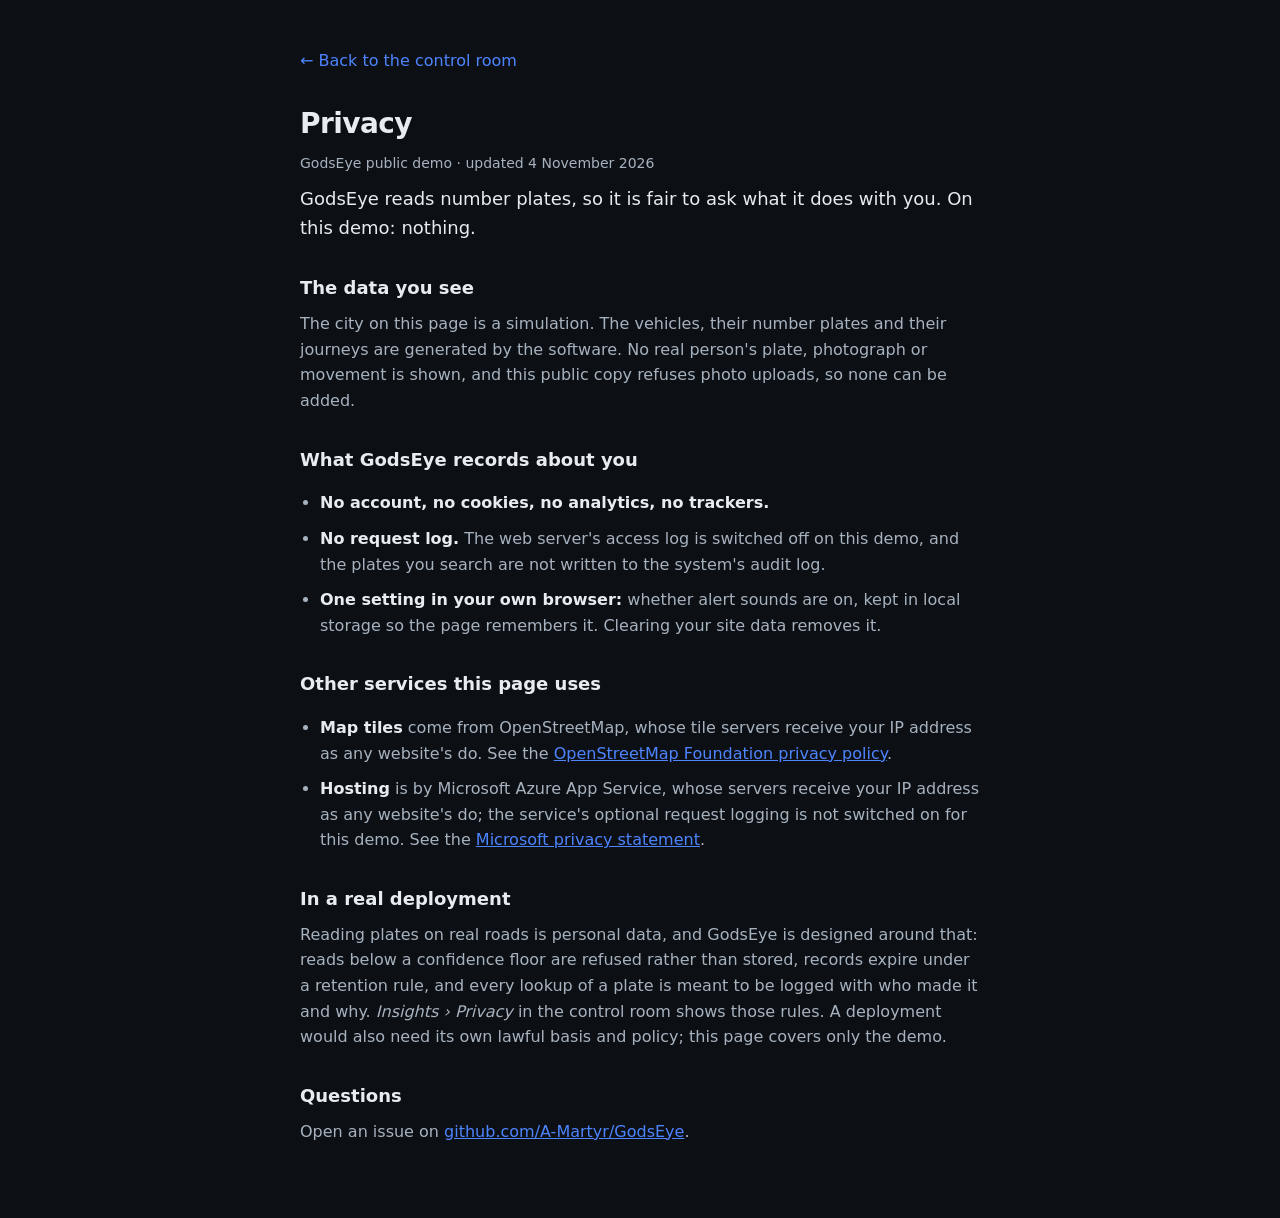
<file: web/privacy.html>
<!DOCTYPE html>
<html lang="en">
<head>
<meta charset="utf-8">
<meta name="viewport" content="width=device-width, initial-scale=1">
<title>Privacy · GodsEye</title>
<meta name="description" content="What the GodsEye demo records about you: nothing.">
<meta name="color-scheme" content="dark">
<link rel="icon" href="/static/favicon.svg" type="image/svg+xml">
<style>
  :root { --ground: #0c1015; --surface: #151a21; --line: #252d37; --text: #e7ecf1; --text-2: #a7b2bf; --blue: #4d84ff; }
  body { margin: 0; background: var(--ground); color: var(--text-2); font: 16px/1.6 system-ui, -apple-system, "Segoe UI", sans-serif; }
  main { max-width: 680px; margin: 0 auto; padding: 48px 20px 64px; }
  h1 { color: var(--text); font-size: 28px; letter-spacing: -.02em; margin: 0 0 6px; }
  h2 { color: var(--text); font-size: 18px; margin: 32px 0 8px; }
  p, li { margin: 0 0 10px; }
  ul { padding-left: 20px; }
  b { color: var(--text); }
  a { color: var(--blue); }
  .lead { font-size: 18px; color: var(--text); }
  .back { display: inline-block; margin-bottom: 28px; text-decoration: none; }
  .date { font-size: 14px; }
</style>
</head>
<body>
<main>
  <a class="back" href="/">&larr; Back to the control room</a>
  <h1>Privacy</h1>
  <p class="date">GodsEye public demo · updated 4 November 2026</p>

  <p class="lead">GodsEye reads number plates, so it is fair to ask what it does with you. On this demo: nothing.</p>

  <h2>The data you see</h2>
  <p>The city on this page is a simulation. The vehicles, their number plates and their journeys are generated by the software. No real person's plate, photograph or movement is shown, and this public copy refuses photo uploads, so none can be added.</p>

  <h2>What GodsEye records about you</h2>
  <ul>
    <li><b>No account, no cookies, no analytics, no trackers.</b></li>
    <li><b>No request log.</b> The web server's access log is switched off on this demo, and the plates you search are not written to the system's audit log.</li>
    <li><b>One setting in your own browser:</b> whether alert sounds are on, kept in local storage so the page remembers it. Clearing your site data removes it.</li>
  </ul>

  <h2>Other services this page uses</h2>
  <ul>
    <li><b>Map tiles</b> come from OpenStreetMap, whose tile servers receive your IP address as any website's do. See the <a href="https://osmfoundation.org/wiki/Privacy_Policy">OpenStreetMap Foundation privacy policy</a>.</li>
    <li><b>Hosting</b> is by Microsoft Azure App Service, whose servers receive your IP address as any website's do; the service's optional request logging is not switched on for this demo. See the <a href="https://privacy.microsoft.com/privacystatement">Microsoft privacy statement</a>.</li>
  </ul>

  <h2>In a real deployment</h2>
  <p>Reading plates on real roads is personal data, and GodsEye is designed around that: reads below a confidence floor are refused rather than stored, records expire under a retention rule, and every lookup of a plate is meant to be logged with who made it and why. <i>Insights › Privacy</i> in the control room shows those rules. A deployment would also need its own lawful basis and policy; this page covers only the demo.</p>

  <h2>Questions</h2>
  <p>Open an issue on <a href="https://github.com/A-Martyr/GodsEye">github.com/A-Martyr/GodsEye</a>.</p>
</main>
</body>
</html>
</file>
